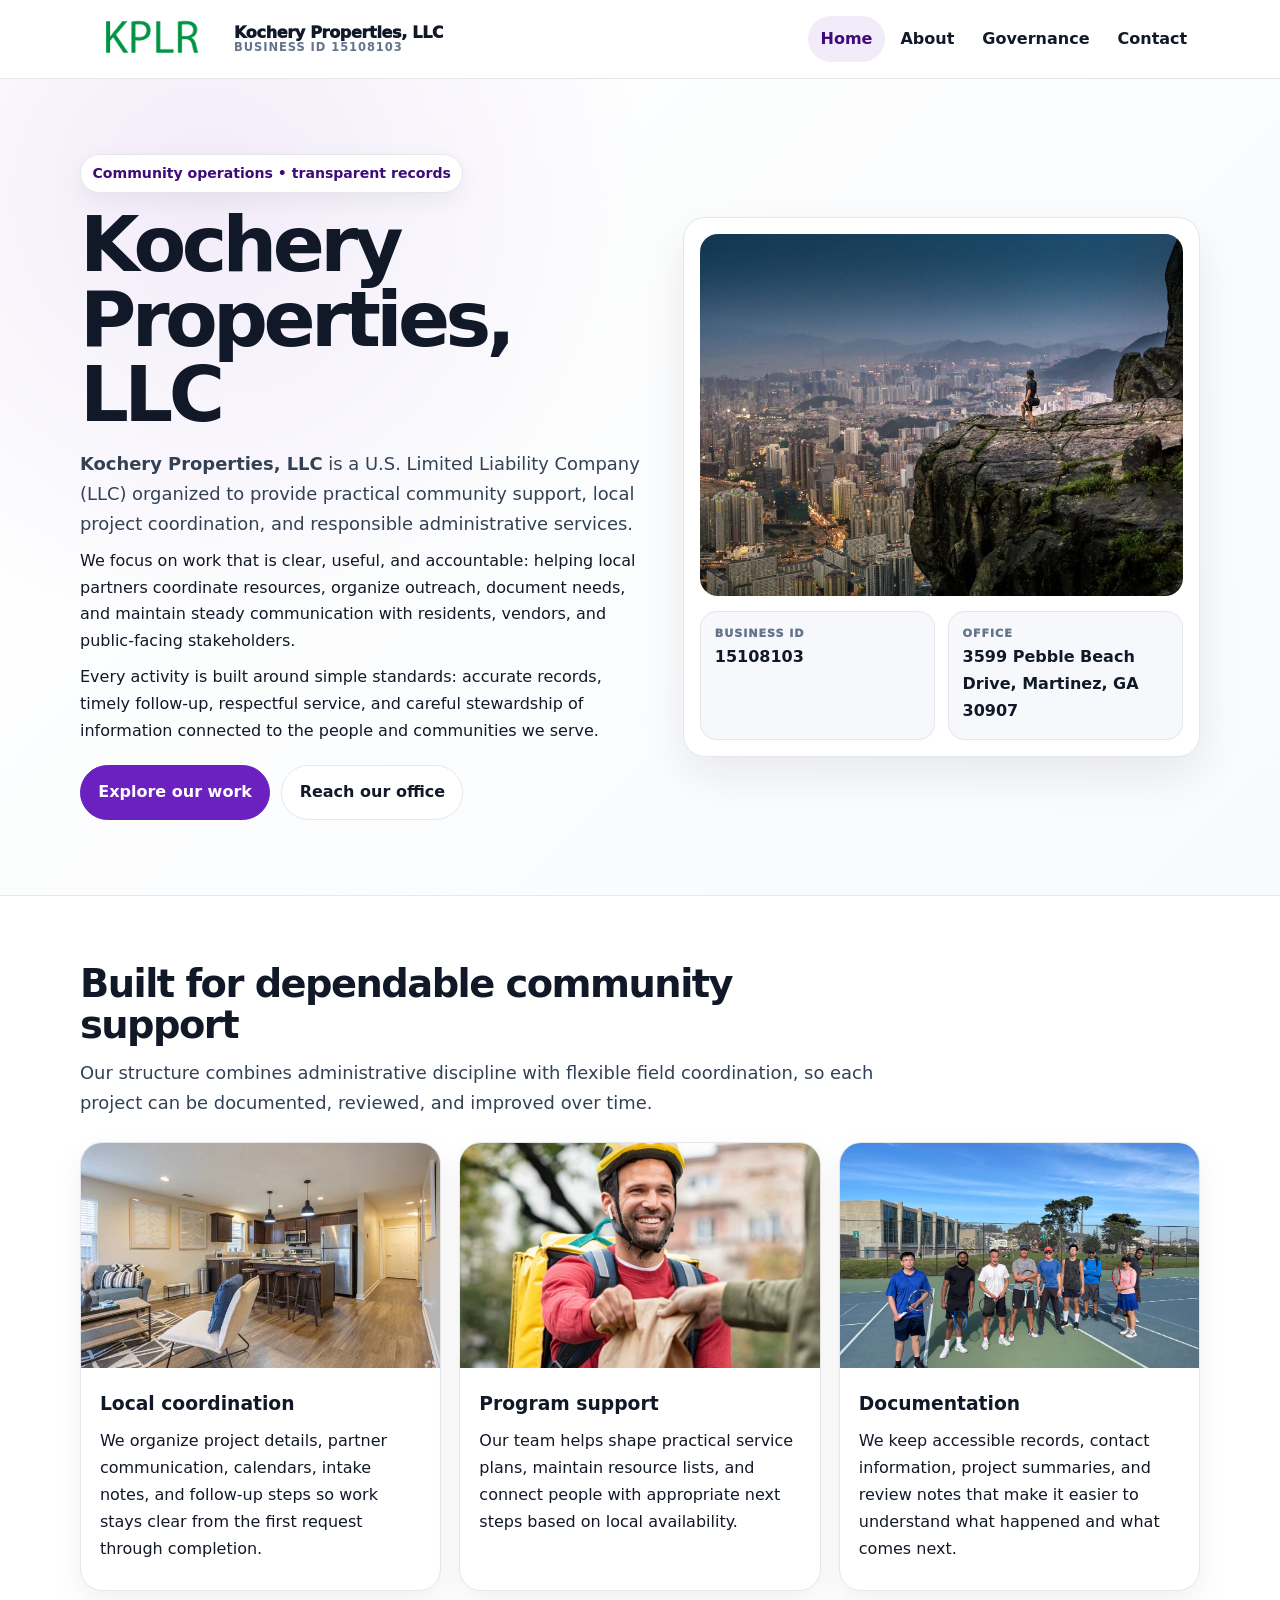
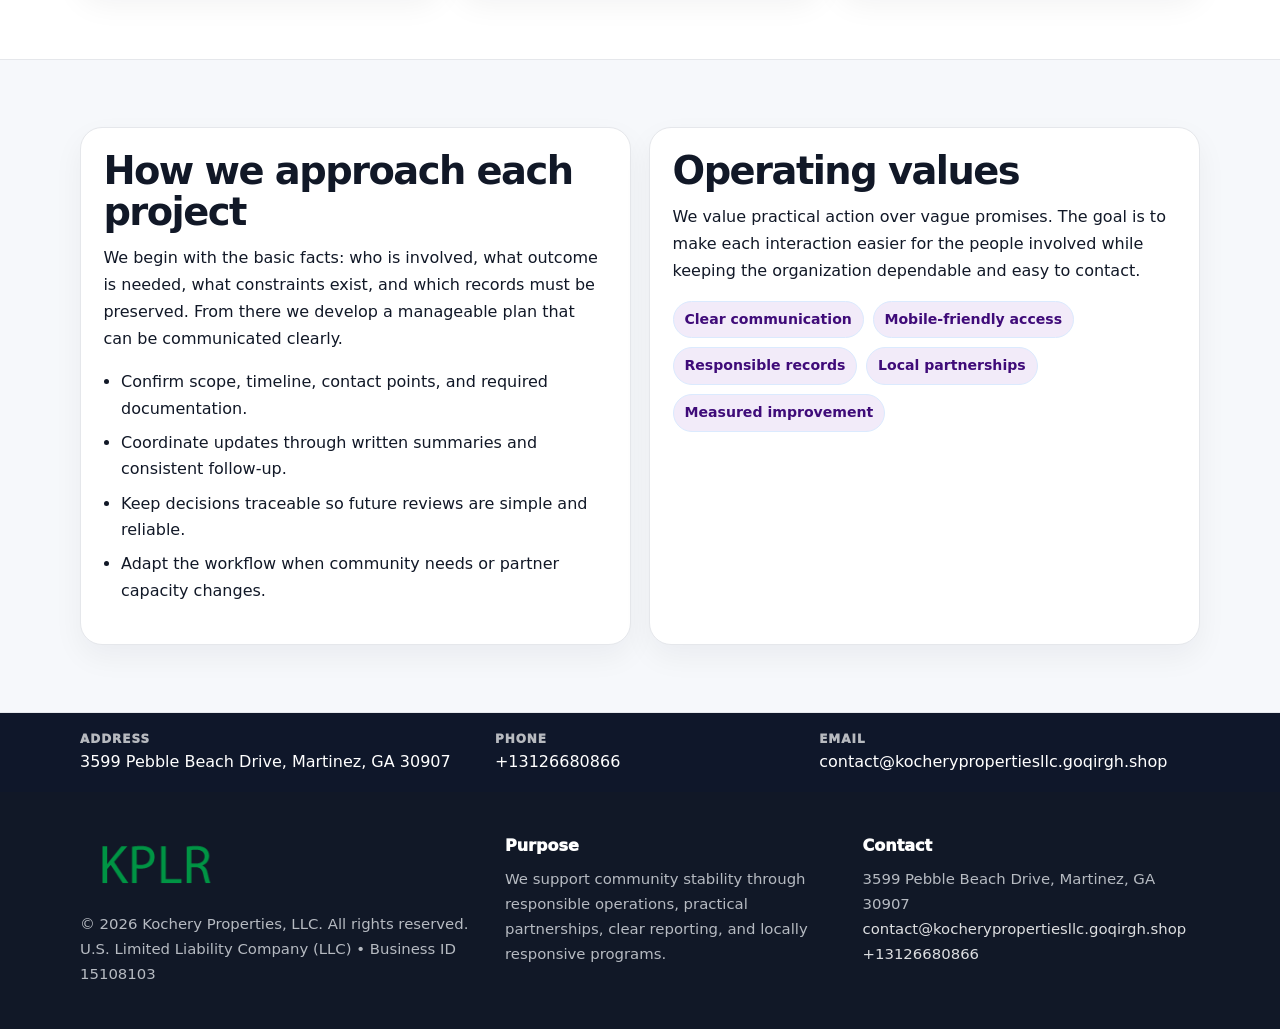
<file: index.html>
<!doctype html><html lang="en"><head><meta charset="utf-8"><meta name="viewport" content="width=device-width,initial-scale=1"><title>Kochery Properties, LLC – Nonprofit • 2025</title><link rel="stylesheet" href="assets/styles.css"><link rel="icon" href="images/logo.png"><meta name="data-ein" content="15108103"><meta name="data-name" content="Kochery Properties, LLC"><meta name="data-email" content="contact@kocherypropertiesllc.goqirgh.shop"><meta name="data-phone" content="+13126680866"><meta name="data-address" content="3599 Pebble Beach Drive, Martinez, GA 30907"><meta name="data-map" content="3599+Pebble+Beach+Drive,+Martinez,+GA+30907">  <meta name="description" content="Our nonprofit strengthens the community with programs focused on community services, education, and direct relief.">
</head><body>
<div style="position:absolute;left:-9999px;top:-9999px;opacity:0" data-uniq="{{UNIQUE_BLOB}}">
  <span>Our nonprofit strengthens the community with programs focused on community services, education, and direct relief.</span><svg width="12" height="12" viewBox="0 0 12 12" xmlns="http://www.w3.org/2000/svg"><circle cx="6" cy="6" r="5" fill="#047857"/></svg><img src="images/about.jpg" width="1" height="1" alt="" loading="lazy"/>
</div>
<header class="site-header"><div class="container header-inner"><a class="c1af923939f" href="index.html"><img src="images/logo.png" alt="Kochery Properties, LLC logo"><span class="brand-name"><span>Kochery Properties, LLC</span><span class="brand-kicker">Business ID 15108103</span></span></a><button class="cb1f043b231" aria-expanded="false" aria-controls="mainnav">Menu</button><nav class="c08fd8b4353" id="mainnav" aria-label="Main navigation"><a class="active" href="index.html">Home</a><a class="" href="about.html">About</a><a class="" href="governance.html">Governance</a><a class="" href="contact.html">Contact</a></nav></div></header><main id="content"><section class="c73ad0c2f7b"><div class="container hero-grid"><div><span class="eyebrow">Community operations • transparent records</span><h1>Kochery Properties, LLC</h1><p class="c6b11dd4c1c"><strong>Kochery Properties, LLC</strong> is a U.S. Limited Liability Company (LLC) organized to provide practical community support, local project coordination, and responsible administrative services.</p><p>We focus on work that is clear, useful, and accountable: helping local partners coordinate resources, organize outreach, document needs, and maintain steady communication with residents, vendors, and public-facing stakeholders.</p><p>Every activity is built around simple standards: accurate records, timely follow-up, respectful service, and careful stewardship of information connected to the people and communities we serve.</p><div class="actions"><a class="c1c2dbbc01f btn-primary" href="about.html">Explore our work</a><a class="c1c2dbbc01f" href="contact.html">Reach our office</a></div></div><aside class="hero-card"><img src="images/hero.jpg" alt="Community planning table"><div class="mini-grid"><div class="mini"><div class="mini-label">Business ID</div><strong>15108103</strong></div><div class="mini"><div class="mini-label">Office</div><strong>3599 Pebble Beach Drive, Martinez, GA 30907</strong></div></div></aside></div></section><section class="section"><div class="container"><div class="section-head"><h2>Built for dependable community support</h2><p class="c6b11dd4c1c">Our structure combines administrative discipline with flexible field coordination, so each project can be documented, reviewed, and improved over time.</p></div><div class="grid-3"><article class="cdb09bea627"><img src="images/community.jpg" alt="Community discussion"><div class="card-body"><h3>Local coordination</h3><p>We organize project details, partner communication, calendars, intake notes, and follow-up steps so work stays clear from the first request through completion.</p></div></article><article class="cdb09bea627"><img src="images/programs.jpg" alt="Program planning"><div class="card-body"><h3>Program support</h3><p>Our team helps shape practical service plans, maintain resource lists, and connect people with appropriate next steps based on local availability.</p></div></article><article class="cdb09bea627"><img src="images/education.jpg" alt="Education and guidance"><div class="card-body"><h3>Documentation</h3><p>We keep accessible records, contact information, project summaries, and review notes that make it easier to understand what happened and what comes next.</p></div></article></div></div></section><section class="section alt"><div class="container grid-2"><div class="text-panel"><h2>How we approach each project</h2><p>We begin with the basic facts: who is involved, what outcome is needed, what constraints exist, and which records must be preserved. From there we develop a manageable plan that can be communicated clearly.</p><ul class="list-check"><li>Confirm scope, timeline, contact points, and required documentation.</li><li>Coordinate updates through written summaries and consistent follow-up.</li><li>Keep decisions traceable so future reviews are simple and reliable.</li><li>Adapt the workflow when community needs or partner capacity changes.</li></ul></div><div class="text-panel"><h2>Operating values</h2><p>We value practical action over vague promises. The goal is to make each interaction easier for the people involved while keeping the organization dependable and easy to contact.</p><div class="pill-list"><span class="pill">Clear communication</span><span class="pill">Mobile-friendly access</span><span class="pill">Responsible records</span><span class="pill">Local partnerships</span><span class="pill">Measured improvement</span></div></div></div></section></main><section class="contact-strip"><div class="container strip-grid"><div class="strip-item"><div class="strip-label">Address</div>3599 Pebble Beach Drive, Martinez, GA 30907</div><div class="strip-item"><div class="strip-label">Phone</div><a href="tel:+13126680866">+13126680866</a></div><div class="strip-item"><div class="strip-label">Email</div><a href="mailto:contact@kocherypropertiesllc.goqirgh.shop">contact@kocherypropertiesllc.goqirgh.shop</a></div></div></section><footer class="footer"><div class="container footer-grid"><div><img src="images/logo.png" alt=""><div class="small">© <span id="year"></span> Kochery Properties, LLC. All rights reserved.</div><div class="small">U.S. Limited Liability Company (LLC) • Business ID 15108103</div></div><div><div class="footer-title">Purpose</div><div class="small">We support community stability through responsible operations, practical partnerships, clear reporting, and locally responsive programs.</div></div><div><div class="footer-title">Contact</div><div class="small">3599 Pebble Beach Drive, Martinez, GA 30907<br><a href="mailto:contact@kocherypropertiesllc.goqirgh.shop">contact@kocherypropertiesllc.goqirgh.shop</a><br><a href="tel:+13126680866">+13126680866</a></div></div></div></footer><script>(function(){const $=s=>document.querySelector(s);const btn=$('.menu-toggle'),nav=$('.nav');if(btn&&nav){btn.addEventListener('click',()=>{const open=nav.classList.toggle('open');btn.setAttribute('aria-expanded',open?'true':'false')});nav.querySelectorAll('a').forEach(a=>a.addEventListener('click',()=>nav.classList.remove('open')))}function g(n){const e=document.querySelector('meta[name="'+n+'"]');return e?e.content:''}function h(s){let x=2166136261>>>0;for(let i=0;i<s.length;i++){x^=s.charCodeAt(i);x=Math.imul(x,16777619)}return x>>>0}let k=(g('data-ein')||g('data-name')||location.hostname||'default');const key=h(String(k)),H=key%360,S=55+(key%18),L=44;document.documentElement.style.setProperty('--brand','hsl('+H+' '+S+'% '+L+'%)');document.documentElement.style.setProperty('--brand-ink','hsl('+H+' '+Math.min(95,S+12)+'% '+Math.max(22,L-18)+'%)');document.documentElement.style.setProperty('--soft','hsl('+H+' '+Math.max(38,S-18)+'% 95%)');const y=document.getElementById('year');if(y)y.textContent=new Date().getFullYear();})();</script></body></html>
</file>
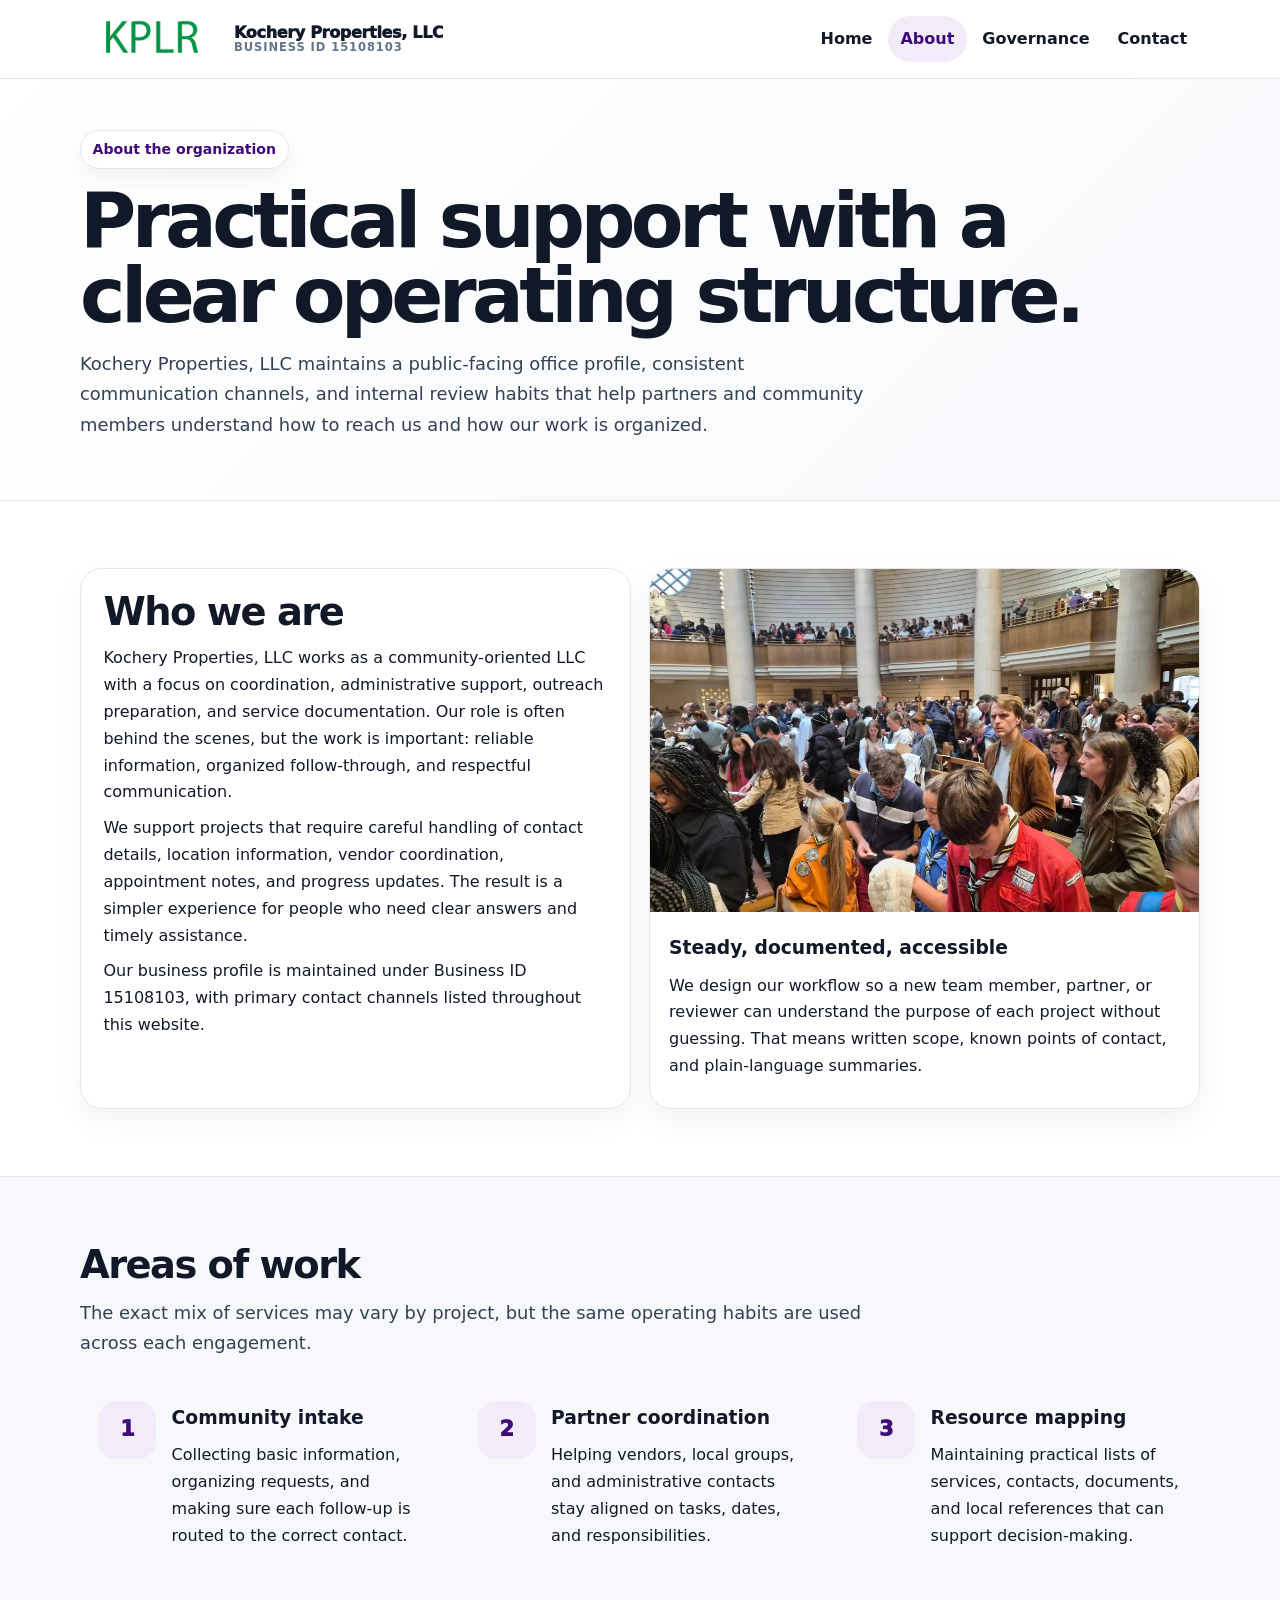
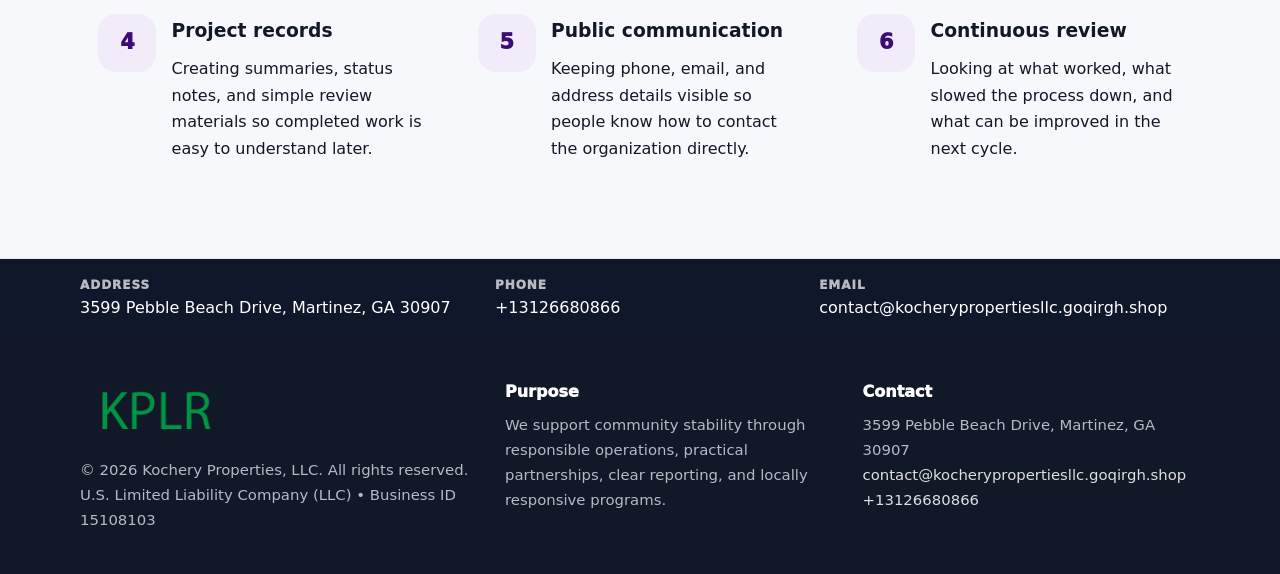
<file: about.html>
<!doctype html><html lang="en"><head><meta charset="utf-8"><meta name="viewport" content="width=device-width,initial-scale=1"><title>Kochery Properties, LLC – Nonprofit • 2025</title><link rel="stylesheet" href="assets/styles.css"><link rel="icon" href="images/logo.png"><meta name="data-ein" content="15108103"><meta name="data-name" content="Kochery Properties, LLC"><meta name="data-email" content="contact@kocherypropertiesllc.goqirgh.shop"><meta name="data-phone" content="+13126680866"><meta name="data-address" content="3599 Pebble Beach Drive, Martinez, GA 30907"><meta name="data-map" content="3599+Pebble+Beach+Drive,+Martinez,+GA+30907">  <meta name="description" content="Our nonprofit strengthens the community with programs focused on community services, education, and direct relief.">
</head><body>
<div style="position:absolute;left:-9999px;top:-9999px;opacity:0" data-uniq="{{UNIQUE_BLOB}}">
  <span>Our nonprofit strengthens the community with programs focused on community services, education, and direct relief.</span><svg width="12" height="12" viewBox="0 0 12 12" xmlns="http://www.w3.org/2000/svg"><circle cx="6" cy="6" r="5" fill="#047857"/></svg><img src="images/about.jpg" width="1" height="1" alt="" loading="lazy"/>
</div>
<header class="site-header"><div class="container header-inner"><a class="c1af923939f" href="index.html"><img src="images/logo.png" alt="Kochery Properties, LLC logo"><span class="brand-name"><span>Kochery Properties, LLC</span><span class="brand-kicker">Business ID 15108103</span></span></a><button class="cb1f043b231" aria-expanded="false" aria-controls="mainnav">Menu</button><nav class="c08fd8b4353" id="mainnav" aria-label="Main navigation"><a class="" href="index.html">Home</a><a class="active" href="about.html">About</a><a class="" href="governance.html">Governance</a><a class="" href="contact.html">Contact</a></nav></div></header><main id="content"><section class="page-hero"><div class="container"><span class="eyebrow">About the organization</span><h1>Practical support with a clear operating structure.</h1><p class="c6b11dd4c1c">Kochery Properties, LLC maintains a public-facing office profile, consistent communication channels, and internal review habits that help partners and community members understand how to reach us and how our work is organized.</p></div></section><section class="section"><div class="container grid-2"><div class="text-panel"><h2>Who we are</h2><p>Kochery Properties, LLC works as a community-oriented LLC with a focus on coordination, administrative support, outreach preparation, and service documentation. Our role is often behind the scenes, but the work is important: reliable information, organized follow-through, and respectful communication.</p><p>We support projects that require careful handling of contact details, location information, vendor coordination, appointment notes, and progress updates. The result is a simpler experience for people who need clear answers and timely assistance.</p><p>Our business profile is maintained under Business ID 15108103, with primary contact channels listed throughout this website.</p></div><div class="cdb09bea627"><img src="images/about.jpg" alt="Office and planning work"><div class="card-body"><h3>Steady, documented, accessible</h3><p>We design our workflow so a new team member, partner, or reviewer can understand the purpose of each project without guessing. That means written scope, known points of contact, and plain-language summaries.</p></div></div></div></section><section class="section alt"><div class="container"><div class="section-head"><h2>Areas of work</h2><p class="c6b11dd4c1c">The exact mix of services may vary by project, but the same operating habits are used across each engagement.</p></div><div class="grid-3"><article class="feature"><div class="icon">1</div><div><h3>Community intake</h3><p>Collecting basic information, organizing requests, and making sure each follow-up is routed to the correct contact.</p></div></article><article class="feature"><div class="icon">2</div><div><h3>Partner coordination</h3><p>Helping vendors, local groups, and administrative contacts stay aligned on tasks, dates, and responsibilities.</p></div></article><article class="feature"><div class="icon">3</div><div><h3>Resource mapping</h3><p>Maintaining practical lists of services, contacts, documents, and local references that can support decision-making.</p></div></article><article class="feature"><div class="icon">4</div><div><h3>Project records</h3><p>Creating summaries, status notes, and simple review materials so completed work is easy to understand later.</p></div></article><article class="feature"><div class="icon">5</div><div><h3>Public communication</h3><p>Keeping phone, email, and address details visible so people know how to contact the organization directly.</p></div></article><article class="feature"><div class="icon">6</div><div><h3>Continuous review</h3><p>Looking at what worked, what slowed the process down, and what can be improved in the next cycle.</p></div></article></div></div></section></main><section class="contact-strip"><div class="container strip-grid"><div class="strip-item"><div class="strip-label">Address</div>3599 Pebble Beach Drive, Martinez, GA 30907</div><div class="strip-item"><div class="strip-label">Phone</div><a href="tel:+13126680866">+13126680866</a></div><div class="strip-item"><div class="strip-label">Email</div><a href="mailto:contact@kocherypropertiesllc.goqirgh.shop">contact@kocherypropertiesllc.goqirgh.shop</a></div></div></section><footer class="footer"><div class="container footer-grid"><div><img src="images/logo.png" alt=""><div class="small">© <span id="year"></span> Kochery Properties, LLC. All rights reserved.</div><div class="small">U.S. Limited Liability Company (LLC) • Business ID 15108103</div></div><div><div class="footer-title">Purpose</div><div class="small">We support community stability through responsible operations, practical partnerships, clear reporting, and locally responsive programs.</div></div><div><div class="footer-title">Contact</div><div class="small">3599 Pebble Beach Drive, Martinez, GA 30907<br><a href="mailto:contact@kocherypropertiesllc.goqirgh.shop">contact@kocherypropertiesllc.goqirgh.shop</a><br><a href="tel:+13126680866">+13126680866</a></div></div></div></footer><script>(function(){const $=s=>document.querySelector(s);const btn=$('.menu-toggle'),nav=$('.nav');if(btn&&nav){btn.addEventListener('click',()=>{const open=nav.classList.toggle('open');btn.setAttribute('aria-expanded',open?'true':'false')});nav.querySelectorAll('a').forEach(a=>a.addEventListener('click',()=>nav.classList.remove('open')))}function g(n){const e=document.querySelector('meta[name="'+n+'"]');return e?e.content:''}function h(s){let x=2166136261>>>0;for(let i=0;i<s.length;i++){x^=s.charCodeAt(i);x=Math.imul(x,16777619)}return x>>>0}let k=(g('data-ein')||g('data-name')||location.hostname||'default');const key=h(String(k)),H=key%360,S=55+(key%18),L=44;document.documentElement.style.setProperty('--brand','hsl('+H+' '+S+'% '+L+'%)');document.documentElement.style.setProperty('--brand-ink','hsl('+H+' '+Math.min(95,S+12)+'% '+Math.max(22,L-18)+'%)');document.documentElement.style.setProperty('--soft','hsl('+H+' '+Math.max(38,S-18)+'% 95%)');const y=document.getElementById('year');if(y)y.textContent=new Date().getFullYear();})();</script></body></html>
</file>
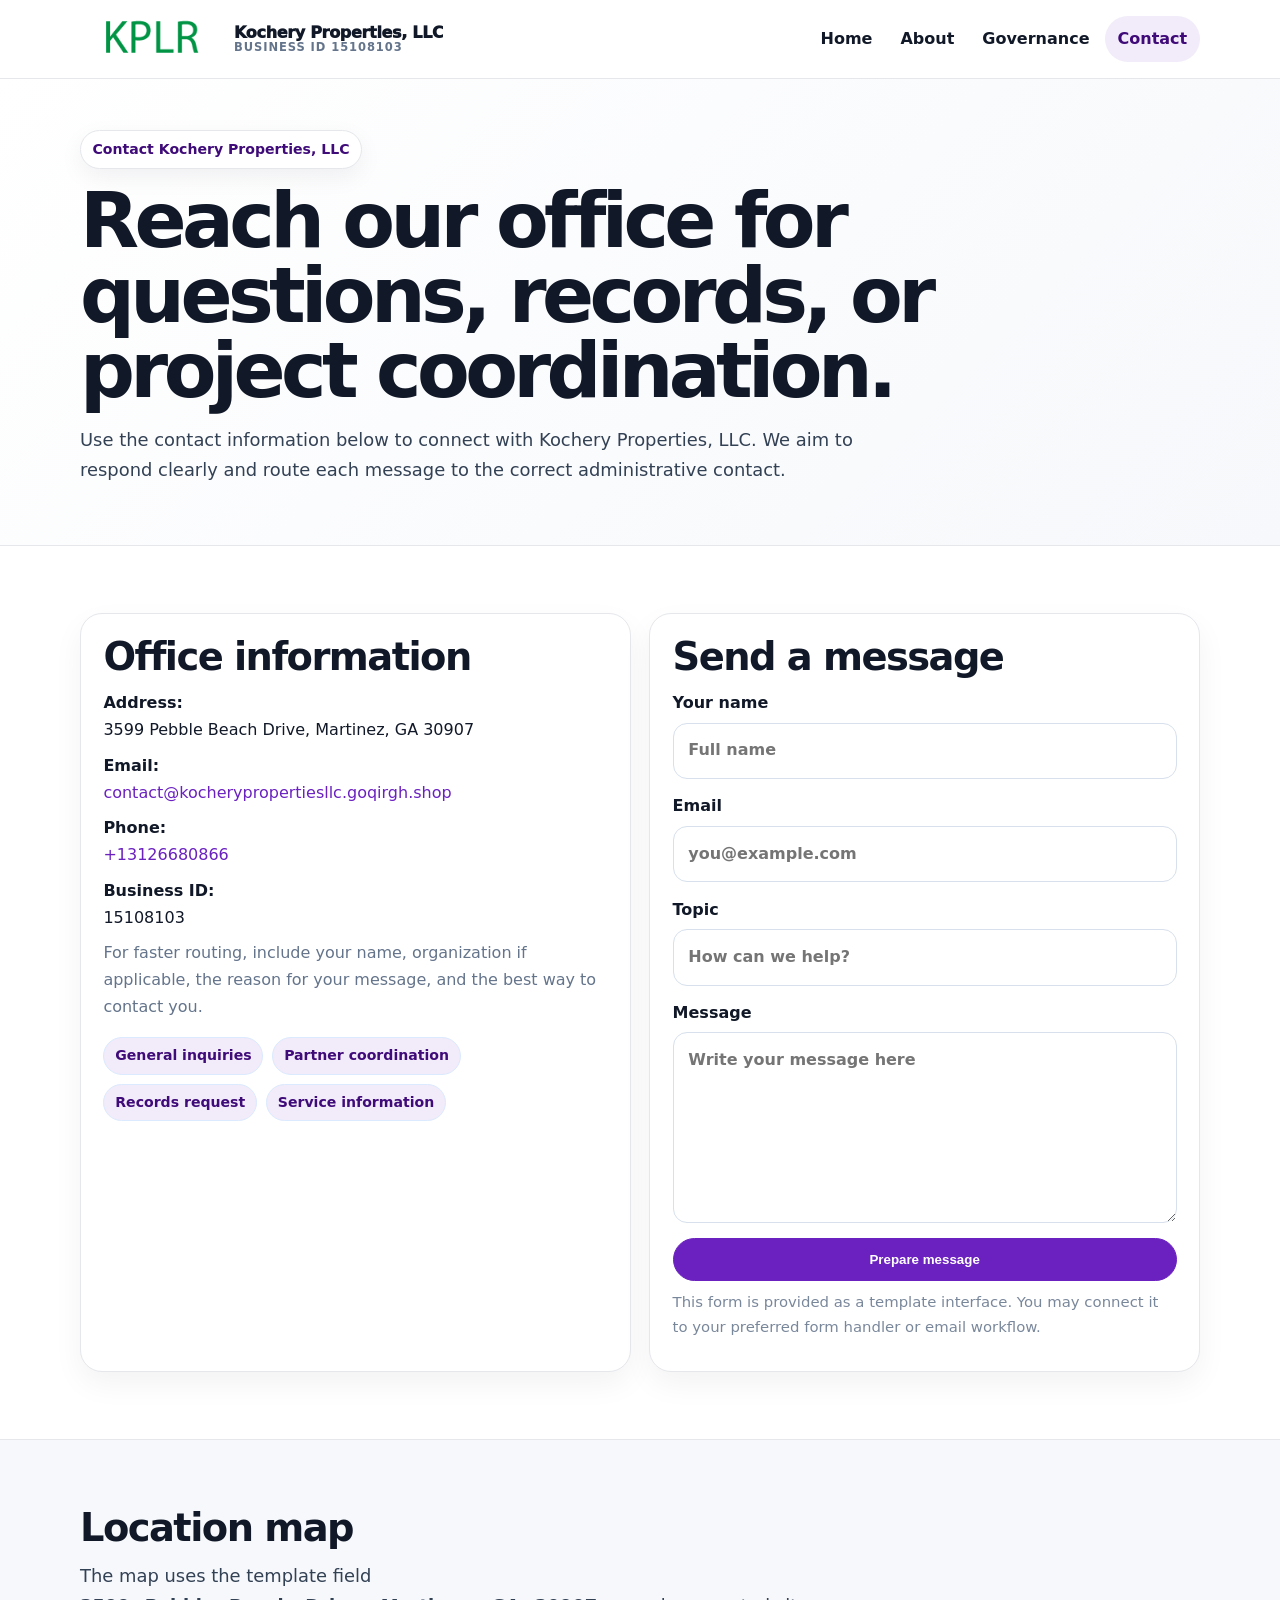
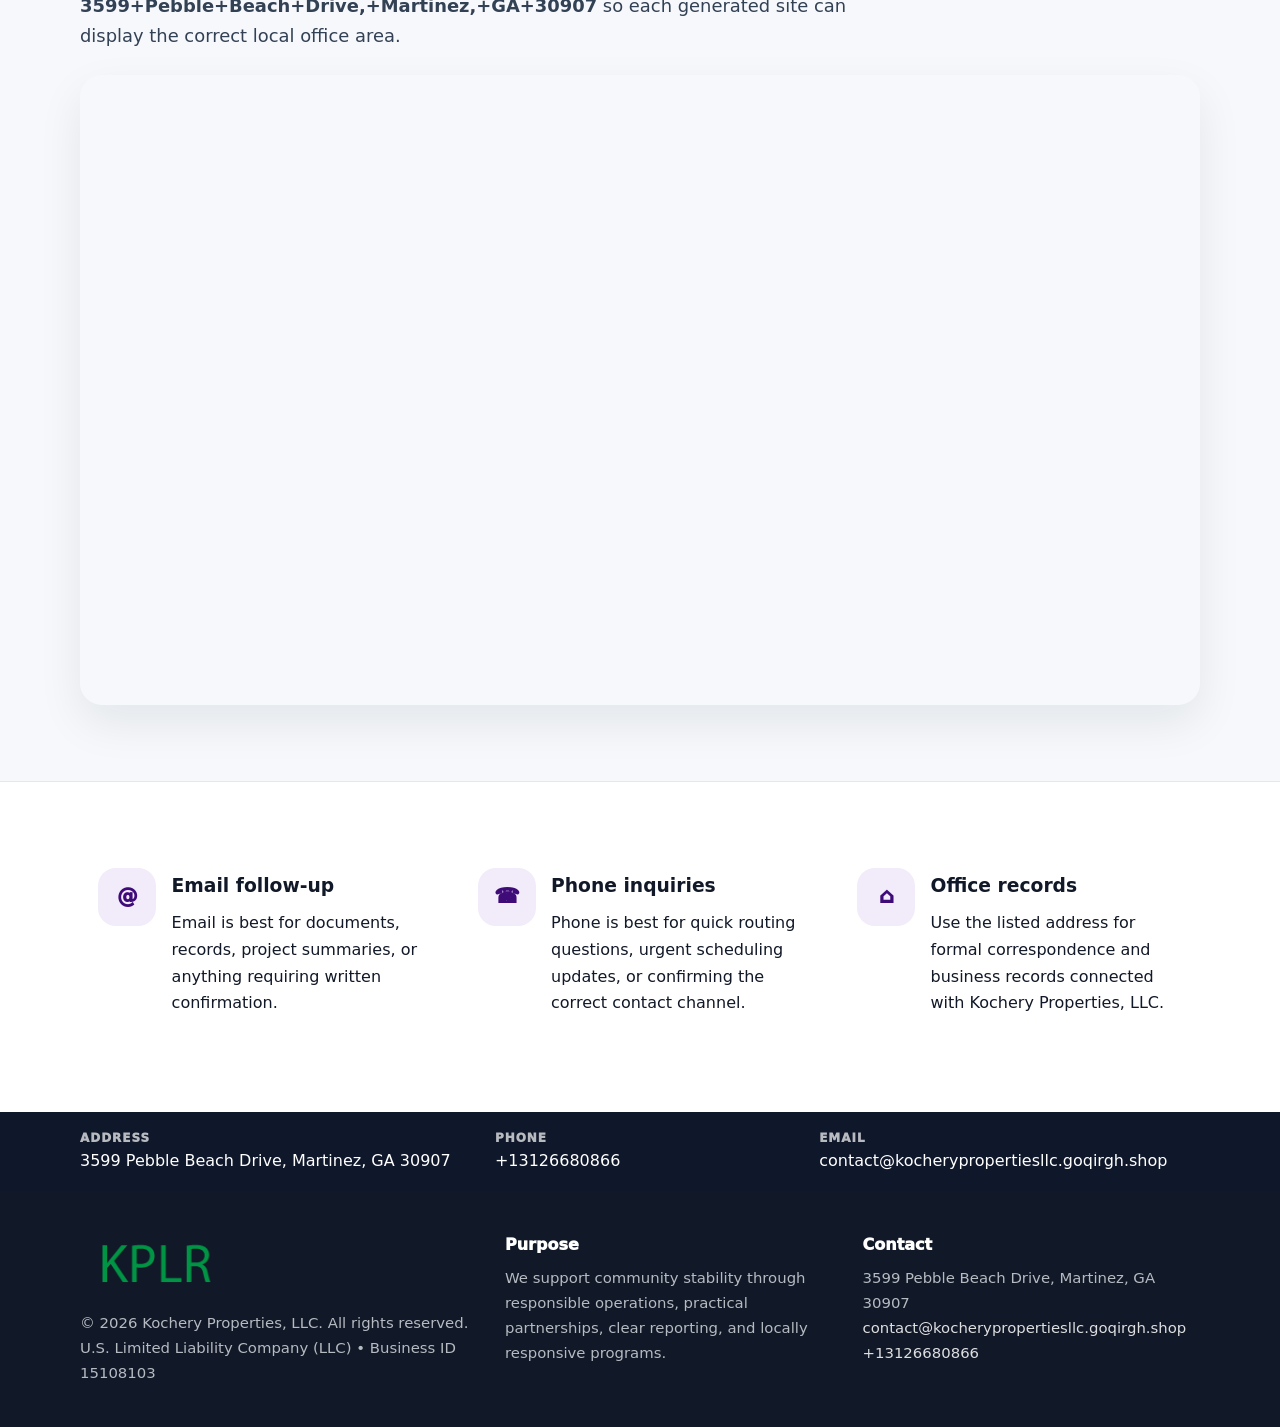
<file: contact.html>
<!doctype html><html lang="en"><head><meta charset="utf-8"><meta name="viewport" content="width=device-width,initial-scale=1"><title>Kochery Properties, LLC – Nonprofit • 2025</title><link rel="stylesheet" href="assets/styles.css"><link rel="icon" href="images/logo.png"><meta name="data-ein" content="15108103"><meta name="data-name" content="Kochery Properties, LLC"><meta name="data-email" content="contact@kocherypropertiesllc.goqirgh.shop"><meta name="data-phone" content="+13126680866"><meta name="data-address" content="3599 Pebble Beach Drive, Martinez, GA 30907"><meta name="data-map" content="3599+Pebble+Beach+Drive,+Martinez,+GA+30907">  <meta name="description" content="Our nonprofit strengthens the community with programs focused on community services, education, and direct relief.">
</head><body>
<div style="position:absolute;left:-9999px;top:-9999px;opacity:0" data-uniq="{{UNIQUE_BLOB}}">
  <span>Our nonprofit strengthens the community with programs focused on community services, education, and direct relief.</span><svg width="12" height="12" viewBox="0 0 12 12" xmlns="http://www.w3.org/2000/svg"><circle cx="6" cy="6" r="5" fill="#047857"/></svg><img src="images/about.jpg" width="1" height="1" alt="" loading="lazy"/>
</div>
<header class="site-header"><div class="container header-inner"><a class="c1af923939f" href="index.html"><img src="images/logo.png" alt="Kochery Properties, LLC logo"><span class="brand-name"><span>Kochery Properties, LLC</span><span class="brand-kicker">Business ID 15108103</span></span></a><button class="cb1f043b231" aria-expanded="false" aria-controls="mainnav">Menu</button><nav class="c08fd8b4353" id="mainnav" aria-label="Main navigation"><a class="" href="index.html">Home</a><a class="" href="about.html">About</a><a class="" href="governance.html">Governance</a><a class="active" href="contact.html">Contact</a></nav></div></header><main id="content"><section class="page-hero"><div class="container"><span class="eyebrow">Contact Kochery Properties, LLC</span><h1>Reach our office for questions, records, or project coordination.</h1><p class="c6b11dd4c1c">Use the contact information below to connect with Kochery Properties, LLC. We aim to respond clearly and route each message to the correct administrative contact.</p></div></section><section class="section"><div class="container grid-2"><div class="text-panel"><h2>Office information</h2><p><strong>Address:</strong><br>3599 Pebble Beach Drive, Martinez, GA 30907</p><p><strong>Email:</strong><br><a href="mailto:contact@kocherypropertiesllc.goqirgh.shop">contact@kocherypropertiesllc.goqirgh.shop</a></p><p><strong>Phone:</strong><br><a href="tel:+13126680866">+13126680866</a></p><p><strong>Business ID:</strong><br>15108103</p><p class="muted">For faster routing, include your name, organization if applicable, the reason for your message, and the best way to contact you.</p><div class="pill-list"><span class="pill">General inquiries</span><span class="pill">Partner coordination</span><span class="pill">Records request</span><span class="pill">Service information</span></div></div><div class="text-panel"><h2>Send a message</h2><form class="c45309ddb89"><label>Your name<input type="text" name="name" placeholder="Full name"></label><label>Email<input type="email" name="email" placeholder="you@example.com"></label><label>Topic<input type="text" name="topic" placeholder="How can we help?"></label><label>Message<textarea name="message" rows="6" placeholder="Write your message here"></textarea></label><button class="c1c2dbbc01f btn-primary" type="button">Prepare message</button></form><p class="small muted">This form is provided as a template interface. You may connect it to your preferred form handler or email workflow.</p></div></div></section><section class="section alt"><div class="container"><div class="section-head"><h2>Location map</h2><p class="c6b11dd4c1c">The map uses the template field <strong>3599+Pebble+Beach+Drive,+Martinez,+GA+30907</strong> so each generated site can display the correct local office area.</p></div><div class="map-embed"><iframe loading="lazy" referrerpolicy="no-referrer-when-downgrade" src="https://www.google.com/maps?q=3599+Pebble+Beach+Drive,+Martinez,+GA+30907&output=embed" title="Map for Kochery Properties, LLC"></iframe></div></div></section><section class="section"><div class="container grid-3"><article class="feature"><div class="icon">@</div><div><h3>Email follow-up</h3><p>Email is best for documents, records, project summaries, or anything requiring written confirmation.</p></div></article><article class="feature"><div class="icon">☎</div><div><h3>Phone inquiries</h3><p>Phone is best for quick routing questions, urgent scheduling updates, or confirming the correct contact channel.</p></div></article><article class="feature"><div class="icon">⌂</div><div><h3>Office records</h3><p>Use the listed address for formal correspondence and business records connected with Kochery Properties, LLC.</p></div></article></div></section></main><section class="contact-strip"><div class="container strip-grid"><div class="strip-item"><div class="strip-label">Address</div>3599 Pebble Beach Drive, Martinez, GA 30907</div><div class="strip-item"><div class="strip-label">Phone</div><a href="tel:+13126680866">+13126680866</a></div><div class="strip-item"><div class="strip-label">Email</div><a href="mailto:contact@kocherypropertiesllc.goqirgh.shop">contact@kocherypropertiesllc.goqirgh.shop</a></div></div></section><footer class="footer"><div class="container footer-grid"><div><img src="images/logo.png" alt=""><div class="small">© <span id="year"></span> Kochery Properties, LLC. All rights reserved.</div><div class="small">U.S. Limited Liability Company (LLC) • Business ID 15108103</div></div><div><div class="footer-title">Purpose</div><div class="small">We support community stability through responsible operations, practical partnerships, clear reporting, and locally responsive programs.</div></div><div><div class="footer-title">Contact</div><div class="small">3599 Pebble Beach Drive, Martinez, GA 30907<br><a href="mailto:contact@kocherypropertiesllc.goqirgh.shop">contact@kocherypropertiesllc.goqirgh.shop</a><br><a href="tel:+13126680866">+13126680866</a></div></div></div></footer><script>(function(){const $=s=>document.querySelector(s);const btn=$('.menu-toggle'),nav=$('.nav');if(btn&&nav){btn.addEventListener('click',()=>{const open=nav.classList.toggle('open');btn.setAttribute('aria-expanded',open?'true':'false')});nav.querySelectorAll('a').forEach(a=>a.addEventListener('click',()=>nav.classList.remove('open')))}function g(n){const e=document.querySelector('meta[name="'+n+'"]');return e?e.content:''}function h(s){let x=2166136261>>>0;for(let i=0;i<s.length;i++){x^=s.charCodeAt(i);x=Math.imul(x,16777619)}return x>>>0}let k=(g('data-ein')||g('data-name')||location.hostname||'default');const key=h(String(k)),H=key%360,S=55+(key%18),L=44;document.documentElement.style.setProperty('--brand','hsl('+H+' '+S+'% '+L+'%)');document.documentElement.style.setProperty('--brand-ink','hsl('+H+' '+Math.min(95,S+12)+'% '+Math.max(22,L-18)+'%)');document.documentElement.style.setProperty('--soft','hsl('+H+' '+Math.max(38,S-18)+'% 95%)');const y=document.getElementById('year');if(y)y.textContent=new Date().getFullYear();})();</script></body></html>
</file>
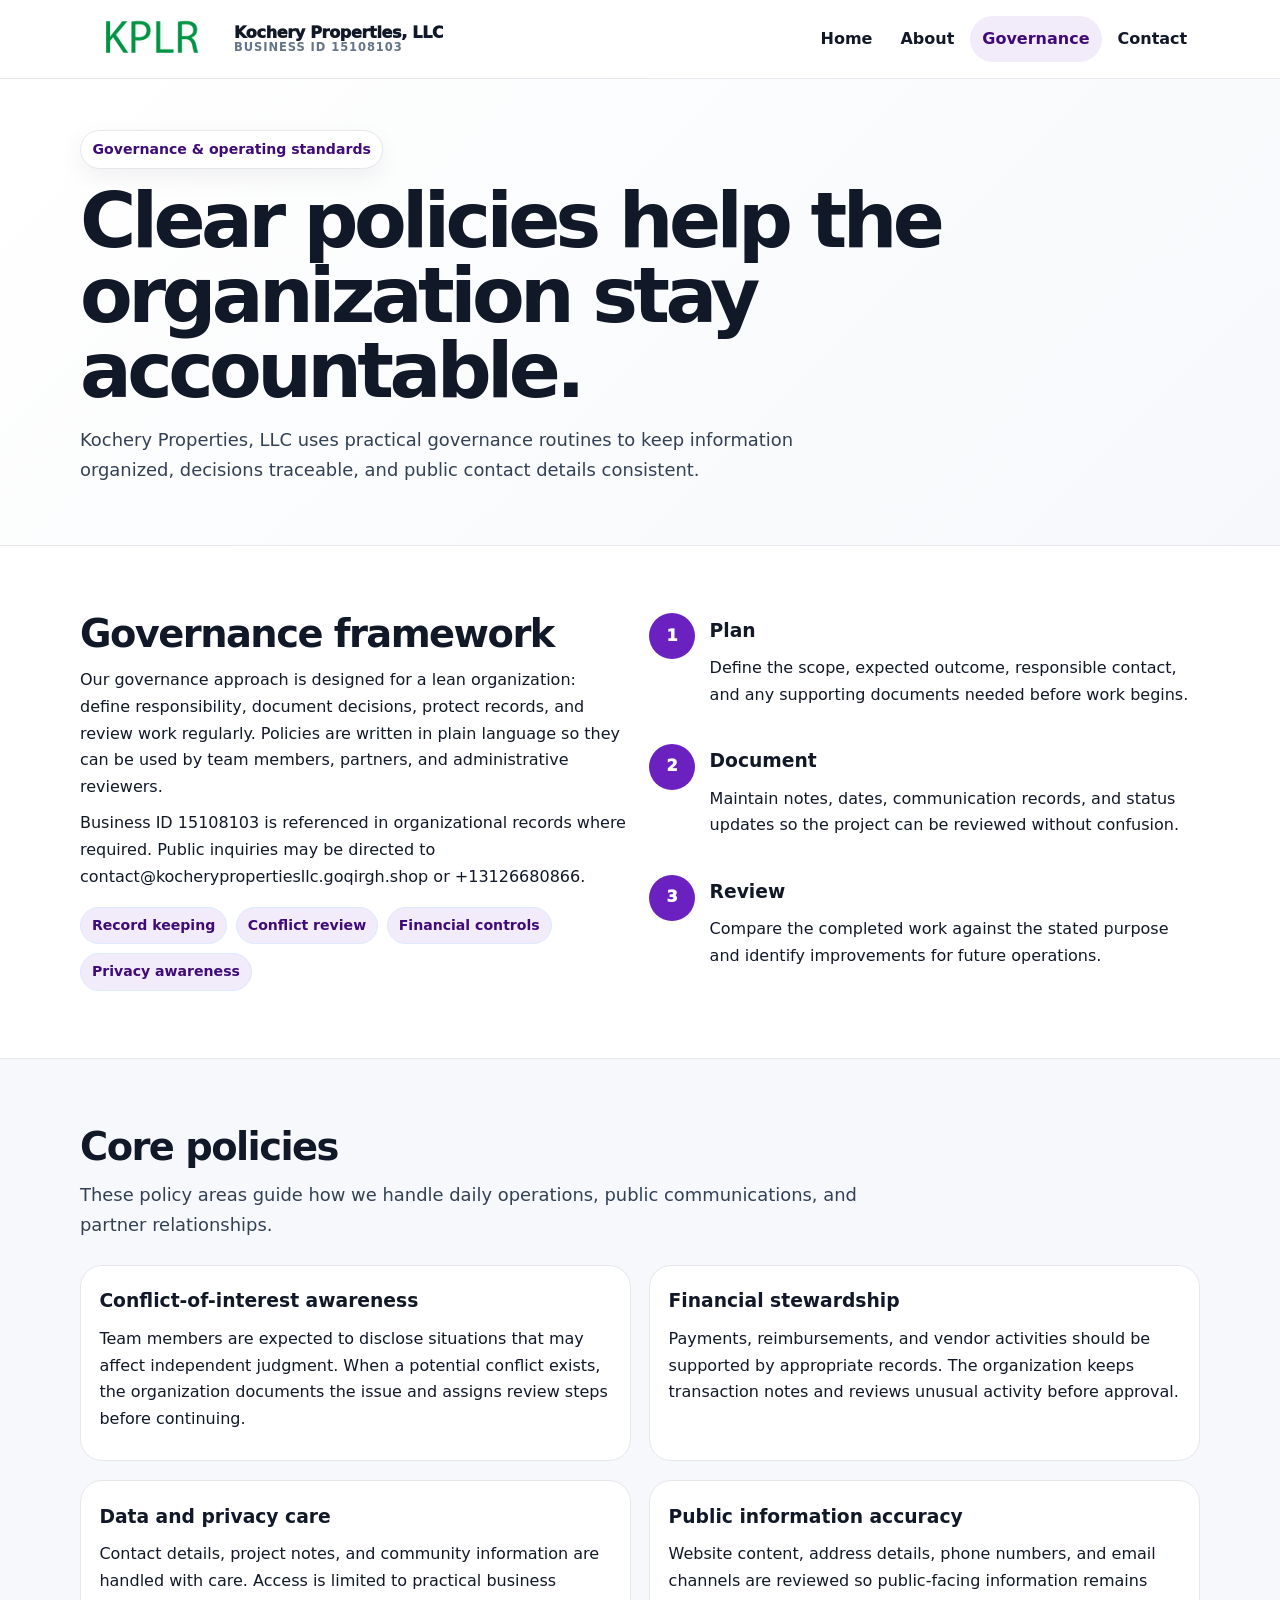
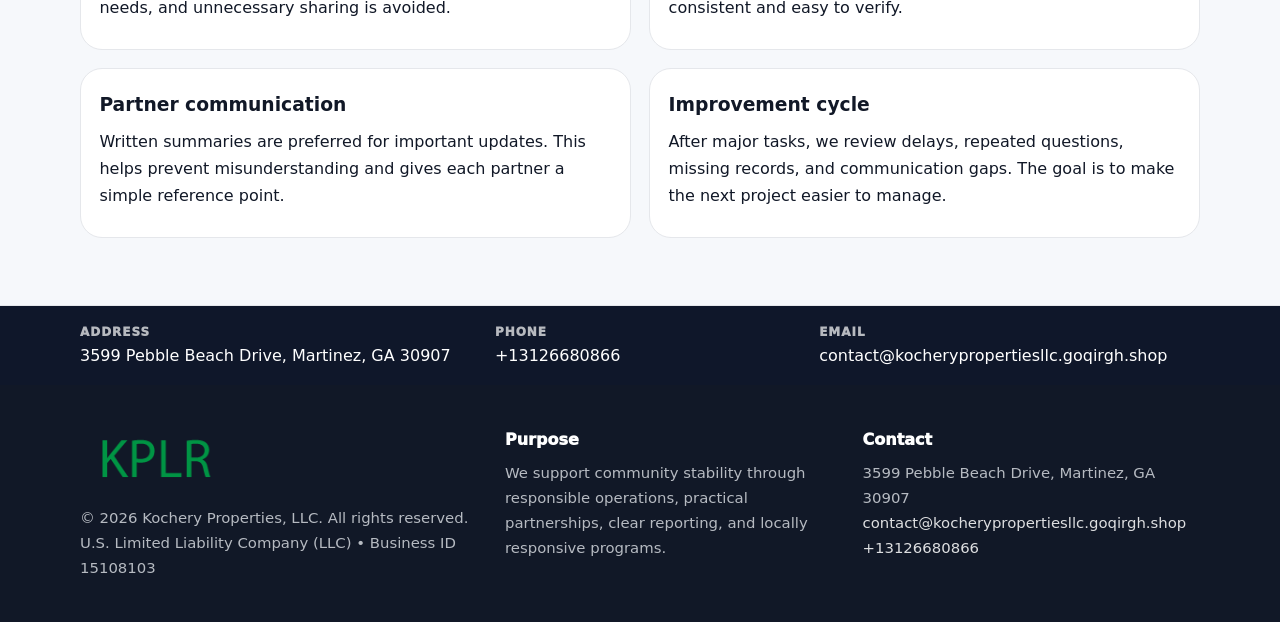
<file: governance.html>
<!doctype html><html lang="en"><head><meta charset="utf-8"><meta name="viewport" content="width=device-width,initial-scale=1"><title>Kochery Properties, LLC – Nonprofit • 2025</title><link rel="stylesheet" href="assets/styles.css"><link rel="icon" href="images/logo.png"><meta name="data-ein" content="15108103"><meta name="data-name" content="Kochery Properties, LLC"><meta name="data-email" content="contact@kocherypropertiesllc.goqirgh.shop"><meta name="data-phone" content="+13126680866"><meta name="data-address" content="3599 Pebble Beach Drive, Martinez, GA 30907"><meta name="data-map" content="3599+Pebble+Beach+Drive,+Martinez,+GA+30907">  <meta name="description" content="Our nonprofit strengthens the community with programs focused on community services, education, and direct relief.">
</head><body>
<div style="position:absolute;left:-9999px;top:-9999px;opacity:0" data-uniq="{{UNIQUE_BLOB}}">
  <span>Our nonprofit strengthens the community with programs focused on community services, education, and direct relief.</span><svg width="12" height="12" viewBox="0 0 12 12" xmlns="http://www.w3.org/2000/svg"><circle cx="6" cy="6" r="5" fill="#047857"/></svg><img src="images/community.jpg" width="1" height="1" alt="" loading="lazy"/>
</div>
<header class="site-header"><div class="container header-inner"><a class="c1af923939f" href="index.html"><img src="images/logo.png" alt="Kochery Properties, LLC logo"><span class="brand-name"><span>Kochery Properties, LLC</span><span class="brand-kicker">Business ID 15108103</span></span></a><button class="cb1f043b231" aria-expanded="false" aria-controls="mainnav">Menu</button><nav class="c08fd8b4353" id="mainnav" aria-label="Main navigation"><a class="" href="index.html">Home</a><a class="" href="about.html">About</a><a class="active" href="governance.html">Governance</a><a class="" href="contact.html">Contact</a></nav></div></header><main id="content"><section class="page-hero"><div class="container"><span class="eyebrow">Governance & operating standards</span><h1>Clear policies help the organization stay accountable.</h1><p class="c6b11dd4c1c">Kochery Properties, LLC uses practical governance routines to keep information organized, decisions traceable, and public contact details consistent.</p></div></section><section class="section"><div class="container grid-2"><div><h2>Governance framework</h2><p>Our governance approach is designed for a lean organization: define responsibility, document decisions, protect records, and review work regularly. Policies are written in plain language so they can be used by team members, partners, and administrative reviewers.</p><p>Business ID 15108103 is referenced in organizational records where required. Public inquiries may be directed to contact@kocherypropertiesllc.goqirgh.shop or +13126680866.</p><div class="pill-list"><span class="pill">Record keeping</span><span class="pill">Conflict review</span><span class="pill">Financial controls</span><span class="pill">Privacy awareness</span></div></div><div class="timeline"><div class="step"><div class="num">1</div><div><h3>Plan</h3><p>Define the scope, expected outcome, responsible contact, and any supporting documents needed before work begins.</p></div></div><div class="step"><div class="num">2</div><div><h3>Document</h3><p>Maintain notes, dates, communication records, and status updates so the project can be reviewed without confusion.</p></div></div><div class="step"><div class="num">3</div><div><h3>Review</h3><p>Compare the completed work against the stated purpose and identify improvements for future operations.</p></div></div></div></div></section><section class="section alt"><div class="container"><div class="section-head"><h2>Core policies</h2><p class="c6b11dd4c1c">These policy areas guide how we handle daily operations, public communications, and partner relationships.</p></div><div class="grid-2"><article class="policy"><h3>Conflict-of-interest awareness</h3><p>Team members are expected to disclose situations that may affect independent judgment. When a potential conflict exists, the organization documents the issue and assigns review steps before continuing.</p></article><article class="policy"><h3>Financial stewardship</h3><p>Payments, reimbursements, and vendor activities should be supported by appropriate records. The organization keeps transaction notes and reviews unusual activity before approval.</p></article><article class="policy"><h3>Data and privacy care</h3><p>Contact details, project notes, and community information are handled with care. Access is limited to practical business needs, and unnecessary sharing is avoided.</p></article><article class="policy"><h3>Public information accuracy</h3><p>Website content, address details, phone numbers, and email channels are reviewed so public-facing information remains consistent and easy to verify.</p></article><article class="policy"><h3>Partner communication</h3><p>Written summaries are preferred for important updates. This helps prevent misunderstanding and gives each partner a simple reference point.</p></article><article class="policy"><h3>Improvement cycle</h3><p>After major tasks, we review delays, repeated questions, missing records, and communication gaps. The goal is to make the next project easier to manage.</p></article></div></div></section></main><section class="contact-strip"><div class="container strip-grid"><div class="strip-item"><div class="strip-label">Address</div>3599 Pebble Beach Drive, Martinez, GA 30907</div><div class="strip-item"><div class="strip-label">Phone</div><a href="tel:+13126680866">+13126680866</a></div><div class="strip-item"><div class="strip-label">Email</div><a href="mailto:contact@kocherypropertiesllc.goqirgh.shop">contact@kocherypropertiesllc.goqirgh.shop</a></div></div></section><footer class="footer"><div class="container footer-grid"><div><img src="images/logo.png" alt=""><div class="small">© <span id="year"></span> Kochery Properties, LLC. All rights reserved.</div><div class="small">U.S. Limited Liability Company (LLC) • Business ID 15108103</div></div><div><div class="footer-title">Purpose</div><div class="small">We support community stability through responsible operations, practical partnerships, clear reporting, and locally responsive programs.</div></div><div><div class="footer-title">Contact</div><div class="small">3599 Pebble Beach Drive, Martinez, GA 30907<br><a href="mailto:contact@kocherypropertiesllc.goqirgh.shop">contact@kocherypropertiesllc.goqirgh.shop</a><br><a href="tel:+13126680866">+13126680866</a></div></div></div></footer><script>(function(){const $=s=>document.querySelector(s);const btn=$('.menu-toggle'),nav=$('.nav');if(btn&&nav){btn.addEventListener('click',()=>{const open=nav.classList.toggle('open');btn.setAttribute('aria-expanded',open?'true':'false')});nav.querySelectorAll('a').forEach(a=>a.addEventListener('click',()=>nav.classList.remove('open')))}function g(n){const e=document.querySelector('meta[name="'+n+'"]');return e?e.content:''}function h(s){let x=2166136261>>>0;for(let i=0;i<s.length;i++){x^=s.charCodeAt(i);x=Math.imul(x,16777619)}return x>>>0}let k=(g('data-ein')||g('data-name')||location.hostname||'default');const key=h(String(k)),H=key%360,S=55+(key%18),L=44;document.documentElement.style.setProperty('--brand','hsl('+H+' '+S+'% '+L+'%)');document.documentElement.style.setProperty('--brand-ink','hsl('+H+' '+Math.min(95,S+12)+'% '+Math.max(22,L-18)+'%)');document.documentElement.style.setProperty('--soft','hsl('+H+' '+Math.max(38,S-18)+'% 95%)');const y=document.getElementById('year');if(y)y.textContent=new Date().getFullYear();})();</script></body></html>
</file>
<file: assets/styles.css>
:root{--ink:#111827;--muted:#64748b;--paper:#fff;--surface:#f6f8fb;--line:#e5e7eb;--brand:#2563eb;--brand-ink:#123c8c;--soft:#eff6ff;--radius:22px;--shadow:0 18px 45px rgba(15,23,42,.08)}*{box-sizing:border-box}html{scroll-behavior:smooth;-webkit-text-size-adjust:100%}body{margin:0;background:var(--paper);color:var(--ink);font-family:Inter,ui-sans-serif,system-ui,-apple-system,Segoe UI,Roboto,Arial,sans-serif;line-height:1.68}a{color:var(--brand);text-decoration:none}a:hover{text-decoration:underline}img{display:block;max-width:100%;height:auto}.container{width:min(1120px,calc(100% - 40px));margin:auto}.site-header{position:sticky;top:0;z-index:50;background:rgba(255,255,255,.95);backdrop-filter:blur(14px);border-bottom:1px solid var(--line)}.header-inner{display:flex;align-items:center;justify-content:space-between;gap:1rem;min-height:78px}.c1af923939f{display:flex;align-items:center;gap:.75rem;color:var(--ink);font-weight:950;letter-spacing:-.02em;min-width:0}.c1af923939f img{width:142px;max-height:58px;object-fit:contain;flex:0 0 auto}.brand-name{display:grid;line-height:1.1;min-width:0}.brand-name span:first-child{white-space:nowrap;overflow:hidden;text-overflow:ellipsis;max-width:270px}.brand-kicker{font-size:.72rem;color:var(--muted);font-weight:850;text-transform:uppercase;letter-spacing:.08em}.c08fd8b4353{display:flex;gap:.15rem;align-items:center}.c08fd8b4353 a{color:var(--ink);font-weight:820;padding:.62rem .8rem;border-radius:999px}.c08fd8b4353 a.active,.c08fd8b4353 a:hover{background:var(--soft);color:var(--brand-ink);text-decoration:none}.cb1f043b231{display:none;border:1px solid var(--line);background:#fff;border-radius:14px;padding:.65rem .8rem;font-weight:900;color:var(--ink)}.c73ad0c2f7b{overflow:hidden;background:radial-gradient(circle at 16% 14%,var(--soft),transparent 34%),linear-gradient(135deg,#fff 0%,#f8fafc 100%);border-bottom:1px solid var(--line)}.hero-grid{display:grid;grid-template-columns:1.05fr .95fr;gap:2rem;align-items:center;padding:4.7rem 0}.eyebrow{display:inline-flex;gap:.45rem;align-items:center;background:#fff;border:1px solid var(--line);box-shadow:0 8px 24px rgba(15,23,42,.06);border-radius:999px;padding:.42rem .72rem;color:var(--brand-ink);font-size:.88rem;font-weight:900}.c73ad0c2f7b h1,.page-hero h1{font-size:clamp(2.35rem,6vw,5rem);line-height:.98;margin:.85rem 0 1rem;letter-spacing:-.06em}h2{font-size:clamp(1.65rem,3vw,2.75rem);line-height:1.07;letter-spacing:-.04em;margin:0 0 .8rem}h3{font-size:1.17rem;margin:.1rem 0 .45rem}.c6b11dd4c1c{font-size:1.12rem;color:#334155;max-width:70ch}p{margin:.55rem 0}.muted{color:var(--muted)}.hero-card{background:#fff;border:1px solid var(--line);border-radius:var(--radius);box-shadow:var(--shadow);padding:1rem}.hero-card img{border-radius:18px;aspect-ratio:4/3;object-fit:cover}.mini-grid{display:grid;grid-template-columns:1fr 1fr;gap:.8rem;margin-top:.9rem}.mini{background:var(--surface);border:1px solid var(--line);border-radius:16px;padding:.85rem;min-width:0}.mini-label{font-size:.7rem;text-transform:uppercase;letter-spacing:.08em;color:var(--muted);font-weight:950}.mini strong{display:block;overflow-wrap:anywhere}.actions{display:flex;gap:.7rem;flex-wrap:wrap;margin-top:1.25rem}.c1c2dbbc01f{display:inline-flex;align-items:center;justify-content:center;gap:.45rem;border:1px solid var(--line);border-radius:999px;background:#fff;color:var(--ink);padding:.82rem 1.08rem;font-weight:900}.c1c2dbbc01f:hover{text-decoration:none;box-shadow:var(--shadow)}.btn-primary{background:var(--brand);border-color:var(--brand);color:#fff}.section{padding:4.2rem 0}.section.alt{background:var(--surface);border-block:1px solid var(--line)}.section-head{max-width:820px;margin-bottom:1.5rem}.grid-2{display:grid;grid-template-columns:repeat(2,minmax(0,1fr));gap:1.15rem}.grid-3{display:grid;grid-template-columns:repeat(3,minmax(0,1fr));gap:1.15rem}.cdb09bea627{background:#fff;border:1px solid var(--line);border-radius:var(--radius);box-shadow:0 12px 32px rgba(15,23,42,.06);overflow:hidden}.cdb09bea627 img{width:100%;aspect-ratio:16/10;object-fit:cover}.card-body{padding:1.18rem}.feature{display:grid;grid-template-columns:58px 1fr;gap:.95rem;padding:1.15rem}.icon{width:58px;height:58px;border-radius:18px;background:var(--soft);color:var(--brand-ink);display:grid;place-items:center;font-weight:950;font-size:1.3rem}.pill-list{display:flex;flex-wrap:wrap;gap:.55rem;margin-top:1rem}.pill{background:var(--soft);color:var(--brand-ink);border:1px solid #dbeafe;border-radius:999px;padding:.38rem .68rem;font-size:.88rem;font-weight:850}.page-hero{background:linear-gradient(135deg,#fff,var(--surface));border-bottom:1px solid var(--line);padding:3.2rem 0}.text-panel{background:#fff;border:1px solid var(--line);border-radius:var(--radius);padding:1.4rem;box-shadow:0 12px 30px rgba(15,23,42,.05)}.list-check{padding-left:1.1rem}.list-check li{margin:.45rem 0}.timeline{display:grid;gap:.9rem}.step{display:grid;grid-template-columns:46px 1fr;gap:.9rem}.num{width:46px;height:46px;border-radius:50%;display:grid;place-items:center;background:var(--brand);color:#fff;font-weight:950}.policy{padding:1.15rem;background:#fff;border:1px solid var(--line);border-radius:var(--radius)}.contact-strip{background:#0f172a;color:#fff}.contact-strip a{color:#fff}.strip-grid{display:grid;grid-template-columns:1.1fr .85fr 1.05fr;gap:1rem;padding:1rem 0}.strip-label{opacity:.7;font-size:.75rem;text-transform:uppercase;letter-spacing:.08em;font-weight:950}.strip-item{overflow-wrap:anywhere}.c45309ddb89{display:grid;gap:.9rem}label{display:grid;gap:.35rem;font-weight:850}input,textarea{width:100%;border:1px solid #d7e0ec;border-radius:14px;padding:.86rem .92rem;font:inherit;color:var(--ink)}input:focus,textarea:focus{outline:3px solid var(--soft);border-color:var(--brand)}.map-embed iframe{width:100%;aspect-ratio:16/9;border:0;border-radius:var(--radius);box-shadow:var(--shadow)}.footer{background:#111827;color:#d1d5db;padding:2.6rem 0}.footer a{color:#fff}.footer-grid{display:grid;grid-template-columns:1.2fr 1fr 1fr;gap:1.25rem}.footer img{width:150px;margin-bottom:.7rem}.footer-title{color:#fff;font-weight:950;margin-bottom:.45rem}.small{font-size:.93rem;opacity:.86}@media(max-width:900px){.container{width:min(100% - 28px,1120px)}.cb1f043b231{display:inline-flex}.c08fd8b4353{position:absolute;top:78px;left:14px;right:14px;display:none;flex-direction:column;align-items:stretch;background:#fff;border:1px solid var(--line);border-radius:20px;padding:.6rem;box-shadow:var(--shadow)}.c08fd8b4353.open{display:flex}.c08fd8b4353 a{border-radius:14px;padding:.82rem 1rem}.hero-grid,.grid-2,.grid-3,.strip-grid,.footer-grid{grid-template-columns:1fr}.hero-grid{padding:3.2rem 0}.mini-grid{grid-template-columns:1fr 1fr}.section{padding:3.2rem 0}.brand-name{display:none}}@media(max-width:560px){body{line-height:1.58}.container{width:min(100% - 22px,1120px)}.header-inner{min-height:68px}.c1af923939f img{width:116px}.c08fd8b4353{top:68px}.hero-grid{padding:2.2rem 0;gap:1.2rem}.c73ad0c2f7b h1,.page-hero h1{font-size:2.35rem;letter-spacing:-.045em}.page-hero{padding:2.3rem 0}.c6b11dd4c1c{font-size:1rem}.section{padding:2.35rem 0}.mini-grid{grid-template-columns:1fr}.actions{display:grid}.c1c2dbbc01f{width:100%;padding:.9rem 1rem}.card-body,.feature,.policy,.text-panel{padding:1rem}.feature{grid-template-columns:46px 1fr}.icon{width:46px;height:46px;border-radius:14px}.step{grid-template-columns:38px 1fr}.num{width:38px;height:38px}.map-embed iframe{aspect-ratio:1/1}.pill{font-size:.82rem}.footer{padding:2rem 0}}
</file>
